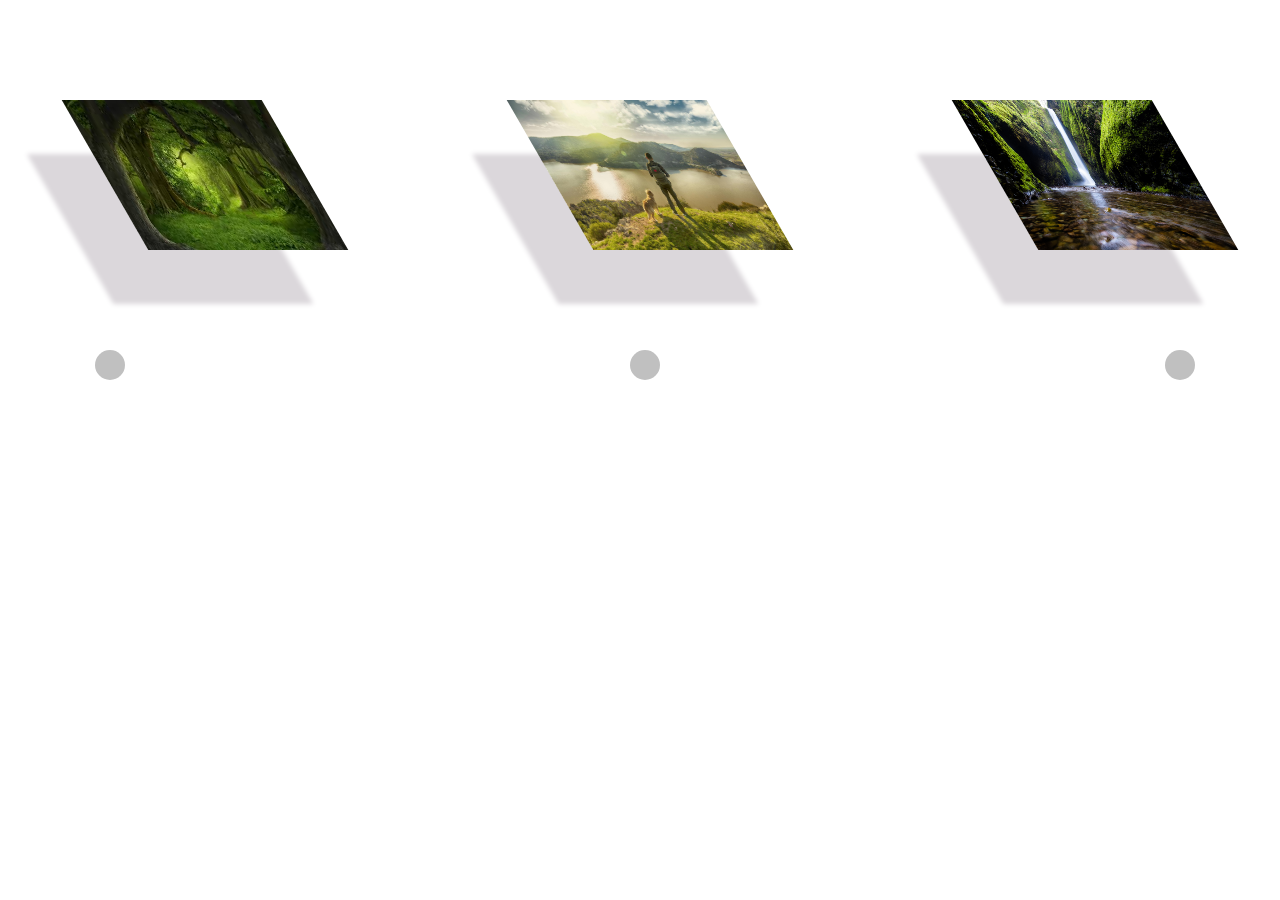
<file: css-anim/index.html>
<!DOCTYPE html>
<html lang="ru">
<head>
  <meta charset="UTF-8">
  <meta name="viewport" content="width=device-width, initial-scale=1.0">
  <meta http-equiv="X-UA-Compatible" content="ie=edge">
  <title>CSS Animation</title>
  <link rel="stylesheet" href="https://stackpath.bootstrapcdn.com/bootstrap/4.2.1/css/bootstrap.min.css">
  <link rel="stylesheet" href="css/style.css">
</head>
<body>
  <div class="container">
    <div class="photos d-flex flex-row justify-content-between">
      <img src="images/forest.jpg" class="image" alt="">
      <img src="images/man-dog.jpg" class="image " alt="">
      <img src="images/waterfall.jpg" class="image" alt="">
    </div>
    <div class="boxes d-flex flex-row justify-content-between">
      <div class="block">

      </div>
      <div class="block">

      </div>
      <div class="block">

      </div>
    </div>
  </div>
</body>
</html>
</file>
<file: css-anim/css/style.css>
.photos{
  width: 100%;
}
.image{
  margin-top: 100px;
  height: 150px;
  width: 200px;
  margin-left: 20px;
  transform: skewX(30deg);
  -webkit-box-shadow: -66px 54px 5px 0px rgba(219,215,219,1);
  -moz-box-shadow: -66px 54px 5px 0px rgba(219,215,219,1);
  box-shadow: -66px 54px 5px 0px rgba(219,215,219,1);
  transition: 1s linear;
}

.image:hover{
  transform: skewX(0deg);
  -webkit-box-shadow: 0px 0px 0px 0px rgba(219,215,219,1);
  -moz-box-shadow: 0px 0px 0px 0px rgba(219,215,219,1);
  box-shadow: 0px 0px 0px 0px rgba(219,215,219,1);
}
.block{
  width: 30px;
  height: 30px;
  background-color: silver;
  border-radius: 50%;
  margin-left: 10px;
  margin-top: 100px;
  animation: boxsize 4s infinite;
}

@keyframes boxsize {
  0%{
    width: 30px;
    height: 30px;
    background-color: silver;
    border-radius: 50%;
  }
  50%{
    width: 120px;
    height: 120px;
    background-color: red;
    border-radius: 7%;
  }
  100%{
    width: 30px;
    height: 30px;
    background-color: silver;
    border-radius: 50%;
  }
}
</file>
